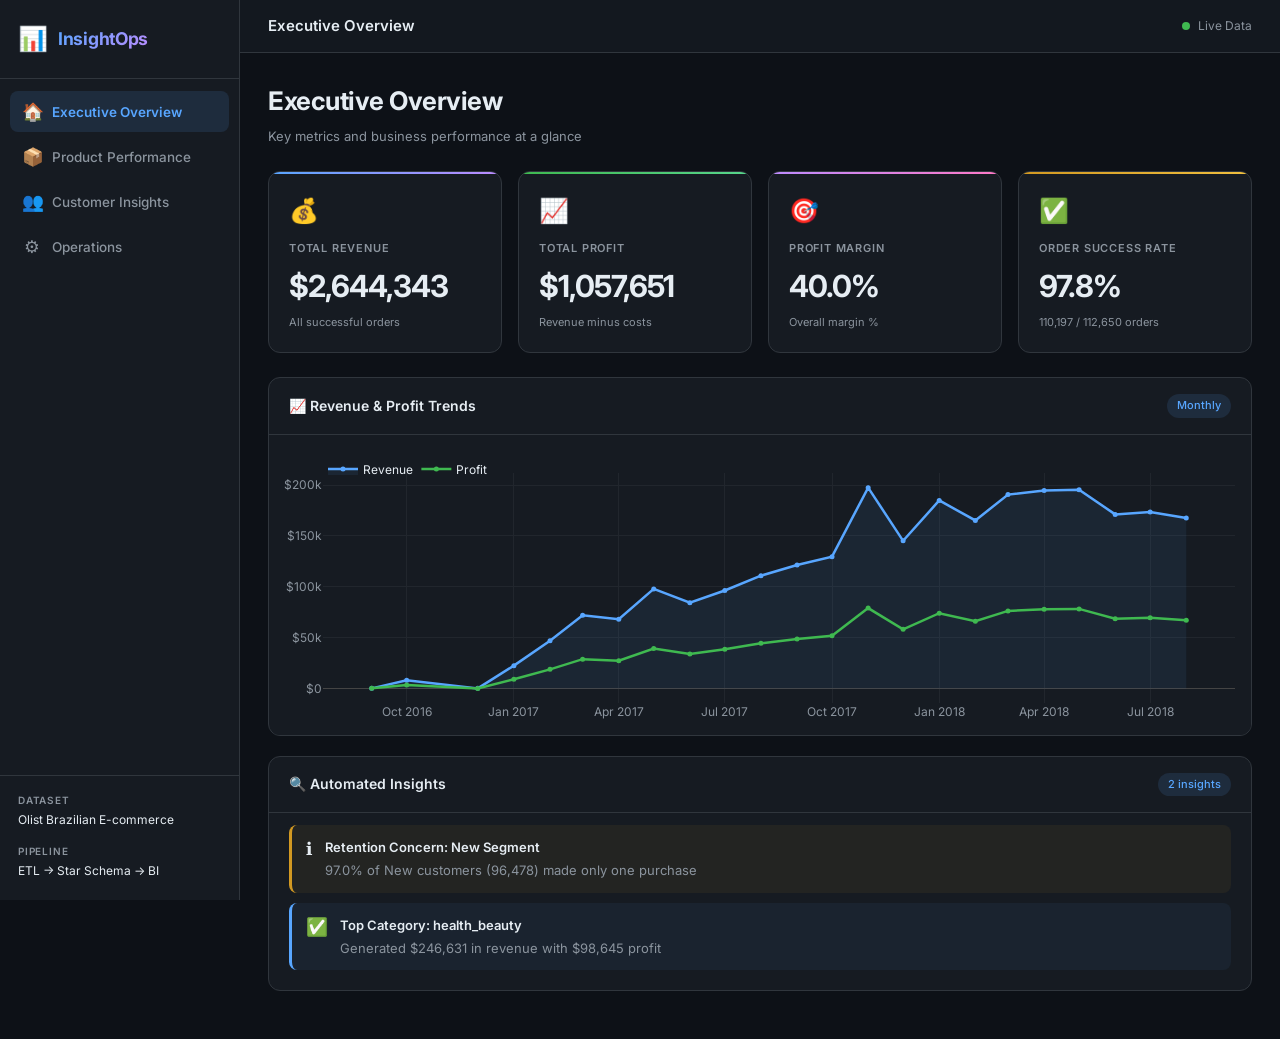
<file: dashboard/index.html>
<!DOCTYPE html>
<html lang="en">
<head>
  <meta charset="UTF-8" />
  <meta name="viewport" content="width=device-width, initial-scale=1.0" />
  <title>InsightOps – E-commerce BI Dashboard</title>
  <meta name="description" content="InsightOps: A production-grade Business Intelligence dashboard for e-commerce analytics. Star schema data warehouse, ETL pipeline, automated insights." />

  <!-- Google Fonts -->
  <link rel="preconnect" href="https://fonts.googleapis.com" />
  <link href="https://fonts.googleapis.com/css2?family=Inter:wght@300;400;500;600;700&display=swap" rel="stylesheet" />

  <!-- Plotly -->
  <script src="https://cdn.plot.ly/plotly-2.32.0.min.js"></script>

  <!-- Styles -->
  <link rel="stylesheet" href="css/styles.css" />
</head>
<body>

<!-- ══════════════════════════════════════════
     SIDEBAR
══════════════════════════════════════════ -->
<aside class="sidebar" id="sidebar">
  <div class="sidebar-brand">
    <span class="brand-icon">📊</span>
    <span class="brand-name">InsightOps</span>
  </div>

  <nav class="sidebar-nav">
    <button class="nav-item active" data-page="overview" id="nav-overview">
      <span class="nav-icon">🏠</span>
      <span>Executive Overview</span>
    </button>
    <button class="nav-item" data-page="products" id="nav-products">
      <span class="nav-icon">📦</span>
      <span>Product Performance</span>
    </button>
    <button class="nav-item" data-page="customers" id="nav-customers">
      <span class="nav-icon">👥</span>
      <span>Customer Insights</span>
    </button>
    <button class="nav-item" data-page="operations" id="nav-operations">
      <span class="nav-icon">⚙️</span>
      <span>Operations</span>
    </button>
  </nav>

  <div class="sidebar-footer">
    <div class="sidebar-info">
      <p class="info-label">Dataset</p>
      <p class="info-value">Olist Brazilian E-commerce</p>
      <p class="info-label mt-8">Pipeline</p>
      <p class="info-value">ETL → Star Schema → BI</p>
    </div>
  </div>
</aside>

<!-- ══════════════════════════════════════════
     MAIN CONTENT
══════════════════════════════════════════ -->
<main class="main" id="main">

  <!-- Top bar -->
  <header class="topbar">
    <button class="menu-toggle" id="menuToggle" aria-label="Toggle sidebar">☰</button>
    <div class="topbar-title" id="topbarTitle">Executive Overview</div>
    <div class="topbar-right">
      <div class="status-dot"></div>
      <span class="status-label">Live Data</span>
    </div>
  </header>

  <!-- Loading overlay -->
  <div class="loading-overlay" id="loadingOverlay">
    <div class="spinner"></div>
    <p>Loading analytics…</p>
  </div>

  <!-- Error state -->
  <div class="error-state hidden" id="errorState">
    <div class="error-icon">⚠️</div>
    <h2>Data not available</h2>
    <p>Dashboard data could not be loaded. Please check that <code>data/dashboard_data.json</code> exists.</p>
  </div>

  <!-- ══ PAGE: EXECUTIVE OVERVIEW ══════════════════ -->
  <section class="page active" id="page-overview">
    <div class="page-header">
      <h1 class="page-title">Executive Overview</h1>
      <p class="page-subtitle">Key metrics and business performance at a glance</p>
    </div>

    <!-- KPI Cards -->
    <div class="kpi-grid" id="kpiGrid">
      <div class="kpi-card" id="kpi-revenue">
        <div class="kpi-icon revenue-icon">💰</div>
        <div class="kpi-label">Total Revenue</div>
        <div class="kpi-value" id="kpiRevenue">—</div>
        <div class="kpi-sub">All successful orders</div>
      </div>
      <div class="kpi-card" id="kpi-profit">
        <div class="kpi-icon profit-icon">📈</div>
        <div class="kpi-label">Total Profit</div>
        <div class="kpi-value" id="kpiProfit">—</div>
        <div class="kpi-sub">Revenue minus costs</div>
      </div>
      <div class="kpi-card" id="kpi-margin">
        <div class="kpi-icon margin-icon">🎯</div>
        <div class="kpi-label">Profit Margin</div>
        <div class="kpi-value" id="kpiMargin">—</div>
        <div class="kpi-sub">Overall margin %</div>
      </div>
      <div class="kpi-card" id="kpi-success">
        <div class="kpi-icon success-icon">✅</div>
        <div class="kpi-label">Order Success Rate</div>
        <div class="kpi-value" id="kpiSuccess">—</div>
        <div class="kpi-sub" id="kpiSuccessSub">—</div>
      </div>
    </div>

    <!-- Trends chart -->
    <div class="card">
      <div class="card-header">
        <h2 class="card-title">📈 Revenue &amp; Profit Trends</h2>
        <span class="card-badge">Monthly</span>
      </div>
      <div id="chartTrends" class="chart-container"></div>
    </div>

    <!-- Automated Insights -->
    <div class="card">
      <div class="card-header">
        <h2 class="card-title">🔍 Automated Insights</h2>
        <span class="card-badge" id="insightCount">—</span>
      </div>
      <div id="insightsContainer" class="insights-list"></div>
    </div>
  </section>

  <!-- ══ PAGE: PRODUCT PERFORMANCE ══════════════════ -->
  <section class="page" id="page-products">
    <div class="page-header">
      <h1 class="page-title">Product Performance</h1>
      <p class="page-subtitle">Revenue vs profit analysis by product category</p>
    </div>

    <div class="card">
      <div class="card-header">
        <h2 class="card-title">💰 Revenue vs Profit by Category</h2>
        <span class="card-badge">Bubble = Order Volume</span>
      </div>
      <div id="chartScatter" class="chart-container"></div>
      <div class="chart-hint">Categories in the top-right quadrant are high performers. Bottom-right shows high revenue but low profit.</div>
    </div>

    <div class="grid-2">
      <div class="card">
        <div class="card-header">
          <h2 class="card-title">📊 Top 10 by Revenue</h2>
        </div>
        <div id="chartTopCategories" class="chart-container chart-sm"></div>
      </div>

      <div class="card">
        <div class="card-header">
          <h2 class="card-title">⚠️ Low Margin Categories</h2>
          <span class="card-badge danger" id="lowMarginCount">—</span>
        </div>
        <div class="table-wrapper" id="lowMarginTable">
          <p class="empty-state">Loading…</p>
        </div>
      </div>
    </div>
  </section>

  <!-- ══ PAGE: CUSTOMER INSIGHTS ══════════════════ -->
  <section class="page" id="page-customers">
    <div class="page-header">
      <h1 class="page-title">Customer Insights</h1>
      <p class="page-subtitle">Customer segmentation and retention analysis</p>
    </div>

    <div class="grid-2">
      <div class="card">
        <div class="card-header">
          <h2 class="card-title">👥 Customer Segments</h2>
        </div>
        <div id="chartSegmentPie" class="chart-container chart-sm"></div>
      </div>
      <div class="card">
        <div class="card-header">
          <h2 class="card-title">💵 Revenue by Segment</h2>
        </div>
        <div id="chartSegmentRevenue" class="chart-container chart-sm"></div>
      </div>
    </div>

    <div class="card">
      <div class="card-header">
        <h2 class="card-title">📊 Segment Performance Metrics</h2>
      </div>
      <div class="table-wrapper" id="segmentsTable"></div>
    </div>

    <div class="card">
      <div class="card-header">
        <h2 class="card-title">🏆 Top 10 Customers by Revenue</h2>
      </div>
      <div class="table-wrapper" id="topCustomersTable"></div>
    </div>
  </section>

  <!-- ══ PAGE: OPERATIONS ══════════════════ -->
  <section class="page" id="page-operations">
    <div class="page-header">
      <h1 class="page-title">Operations Dashboard</h1>
      <p class="page-subtitle">Payment failures and channel performance</p>
    </div>

    <div class="grid-2">
      <div class="card">
        <div class="card-header">
          <h2 class="card-title">📱 Revenue by Channel</h2>
        </div>
        <div id="chartChannelRevenue" class="chart-container chart-sm"></div>
      </div>
      <div class="card">
        <div class="card-header">
          <h2 class="card-title">❌ Payment Failure Rate</h2>
        </div>
        <div id="chartChannelFailure" class="chart-container chart-sm"></div>
      </div>
    </div>

    <div class="card">
      <div class="card-header">
        <h2 class="card-title">📊 Channel Performance Metrics</h2>
      </div>
      <div class="table-wrapper" id="channelTable"></div>
    </div>

    <div class="card">
      <div class="card-header">
        <h2 class="card-title">🚨 Operational Alerts</h2>
      </div>
      <div id="operationalAlerts"></div>
    </div>
  </section>

</main>

<script src="js/dashboard.js"></script>
</body>
</html>
</file>
<file: dashboard/css/styles.css>
/* ═══════════════════════════════════════════
   InsightOps – Dashboard Styles
   Dark professional theme with glassmorphism
═══════════════════════════════════════════ */

/* ── Reset & Tokens ─────────────────────── */
*, *::before, *::after { box-sizing: border-box; margin: 0; padding: 0; }

:root {
  --bg:        #0d1117;
  --bg2:       #161b22;
  --bg3:       #21262d;
  --border:    #30363d;
  --text:      #e6edf3;
  --text-muted:#8b949e;
  --accent:    #58a6ff;
  --accent2:   #3fb950;
  --warning:   #d29922;
  --danger:    #f85149;
  --purple:    #bc8cff;
  --sidebar-w: 240px;
  --radius:    12px;
  --shadow:    0 8px 32px rgba(0,0,0,0.4);
  --transition:0.22s cubic-bezier(.4,0,.2,1);
}

body {
  font-family: 'Inter', system-ui, sans-serif;
  background: var(--bg);
  color: var(--text);
  display: flex;
  min-height: 100vh;
  font-size: 14px;
  line-height: 1.6;
}

/* ── Scrollbar ──────────────────────────── */
::-webkit-scrollbar { width: 6px; }
::-webkit-scrollbar-track { background: var(--bg); }
::-webkit-scrollbar-thumb { background: var(--border); border-radius: 3px; }

/* ── Sidebar ────────────────────────────── */
.sidebar {
  width: var(--sidebar-w);
  background: var(--bg2);
  border-right: 1px solid var(--border);
  display: flex;
  flex-direction: column;
  position: fixed;
  top: 0; left: 0;
  height: 100vh;
  z-index: 100;
  transition: transform var(--transition);
}

.sidebar-brand {
  display: flex;
  align-items: center;
  gap: 10px;
  padding: 20px 18px;
  border-bottom: 1px solid var(--border);
}

.brand-icon { font-size: 1.5rem; }
.brand-name {
  font-size: 1.1rem;
  font-weight: 700;
  letter-spacing: -0.3px;
  background: linear-gradient(135deg, var(--accent), var(--purple));
  -webkit-background-clip: text;
  -webkit-text-fill-color: transparent;
  background-clip: text;
}

.sidebar-nav {
  flex: 1;
  padding: 12px 10px;
  display: flex;
  flex-direction: column;
  gap: 4px;
}

.nav-item {
  display: flex;
  align-items: center;
  gap: 10px;
  width: 100%;
  padding: 10px 12px;
  border-radius: 8px;
  border: none;
  background: transparent;
  color: var(--text-muted);
  font-size: 13.5px;
  font-family: inherit;
  font-weight: 500;
  cursor: pointer;
  text-align: left;
  transition: background var(--transition), color var(--transition);
}

.nav-item:hover {
  background: var(--bg3);
  color: var(--text);
}

.nav-item.active {
  background: rgba(88,166,255,0.12);
  color: var(--accent);
  font-weight: 600;
}

.nav-icon { font-size: 1.1rem; width: 20px; text-align: center; }

.sidebar-footer {
  padding: 16px 18px;
  border-top: 1px solid var(--border);
}

.sidebar-info { display: flex; flex-direction: column; gap: 2px; }
.info-label { font-size: 10px; font-weight: 600; text-transform: uppercase; letter-spacing: 0.8px; color: var(--text-muted); }
.info-value { font-size: 12px; color: var(--text); margin-bottom: 4px; }
.mt-8 { margin-top: 8px; }

/* ── Main ───────────────────────────────── */
.main {
  margin-left: var(--sidebar-w);
  flex: 1;
  display: flex;
  flex-direction: column;
  min-height: 100vh;
  max-width: calc(100vw - var(--sidebar-w));
}

/* ── Topbar ─────────────────────────────── */
.topbar {
  display: flex;
  align-items: center;
  gap: 14px;
  padding: 14px 28px;
  background: rgba(22,27,34,0.8);
  backdrop-filter: blur(10px);
  border-bottom: 1px solid var(--border);
  position: sticky;
  top: 0;
  z-index: 50;
}

.menu-toggle {
  display: none;
  background: none;
  border: none;
  color: var(--text);
  font-size: 1.2rem;
  cursor: pointer;
}

.topbar-title {
  font-weight: 600;
  font-size: 15px;
  flex: 1;
}

.topbar-right {
  display: flex;
  align-items: center;
  gap: 8px;
}

.status-dot {
  width: 8px; height: 8px;
  background: var(--accent2);
  border-radius: 50%;
  animation: pulse 2s infinite;
}

@keyframes pulse {
  0%, 100% { opacity: 1; transform: scale(1); }
  50% { opacity: 0.6; transform: scale(0.85); }
}

.status-label { font-size: 12px; color: var(--text-muted); }

/* ── Loading ─────────────────────────────── */
.loading-overlay {
  position: fixed;
  inset: 0;
  background: var(--bg);
  display: flex;
  flex-direction: column;
  align-items: center;
  justify-content: center;
  gap: 16px;
  z-index: 999;
  transition: opacity 0.3s;
}

.loading-overlay.hidden { opacity: 0; pointer-events: none; }

.spinner {
  width: 40px; height: 40px;
  border: 3px solid var(--border);
  border-top-color: var(--accent);
  border-radius: 50%;
  animation: spin 0.8s linear infinite;
}

@keyframes spin { to { transform: rotate(360deg); } }

/* ── Error state ────────────────────────── */
.error-state {
  display: flex;
  flex-direction: column;
  align-items: center;
  justify-content: center;
  padding: 60px 20px;
  text-align: center;
  gap: 12px;
}

.error-icon { font-size: 3rem; }
.error-state h2 { font-size: 1.4rem; }
.error-state p { color: var(--text-muted); max-width: 400px; }
.error-state code { background: var(--bg3); padding: 2px 6px; border-radius: 4px; font-size: 13px; }

/* ── Pages ──────────────────────────────── */
.page { display: none; padding: 28px; animation: fadeIn 0.3s ease; }
.page.active { display: block; }

@keyframes fadeIn { from { opacity: 0; transform: translateY(8px); } to { opacity: 1; transform: none; } }

.page-header { margin-bottom: 24px; }
.page-title { font-size: 1.6rem; font-weight: 700; letter-spacing: -0.5px; }
.page-subtitle { color: var(--text-muted); margin-top: 4px; font-size: 13px; }

/* ── KPI Grid ───────────────────────────── */
.kpi-grid {
  display: grid;
  grid-template-columns: repeat(4, 1fr);
  gap: 16px;
  margin-bottom: 24px;
}

.kpi-card {
  background: var(--bg2);
  border: 1px solid var(--border);
  border-radius: var(--radius);
  padding: 20px;
  position: relative;
  overflow: hidden;
  transition: transform var(--transition), box-shadow var(--transition);
}

.kpi-card:hover {
  transform: translateY(-2px);
  box-shadow: var(--shadow);
}

.kpi-card::before {
  content: '';
  position: absolute;
  top: 0; left: 0; right: 0;
  height: 2px;
  background: linear-gradient(90deg, var(--accent), var(--purple));
}

#kpi-profit::before { background: linear-gradient(90deg, var(--accent2), #58d68d); }
#kpi-margin::before { background: linear-gradient(90deg, var(--purple), #ff79c6); }
#kpi-success::before { background: linear-gradient(90deg, var(--warning), #f0c040); }

.kpi-icon { font-size: 1.5rem; margin-bottom: 10px; }
.kpi-label { font-size: 11px; font-weight: 600; text-transform: uppercase; letter-spacing: 0.8px; color: var(--text-muted); }
.kpi-value { font-size: 1.9rem; font-weight: 700; letter-spacing: -1px; margin: 4px 0; }
.kpi-sub { font-size: 11px; color: var(--text-muted); }

/* ── Card ───────────────────────────────── */
.card {
  background: var(--bg2);
  border: 1px solid var(--border);
  border-radius: var(--radius);
  margin-bottom: 20px;
  overflow: hidden;
}

.card-header {
  display: flex;
  align-items: center;
  justify-content: space-between;
  padding: 16px 20px;
  border-bottom: 1px solid var(--border);
}

.card-title { font-size: 14px; font-weight: 600; }

.card-badge {
  font-size: 11px;
  padding: 3px 10px;
  border-radius: 20px;
  background: rgba(88,166,255,0.12);
  color: var(--accent);
  font-weight: 500;
}

.card-badge.danger {
  background: rgba(248,81,73,0.12);
  color: var(--danger);
}

/* ── Charts ─────────────────────────────── */
.chart-container { padding: 8px 4px; min-height: 300px; }
.chart-sm { min-height: 260px; }
.chart-hint { font-size: 12px; color: var(--text-muted); padding: 0 20px 16px; }

/* ── Grid layouts ───────────────────────── */
.grid-2 {
  display: grid;
  grid-template-columns: 1fr 1fr;
  gap: 20px;
  margin-bottom: 0;
}

/* ── Insights ───────────────────────────── */
.insights-list { padding: 12px 20px 20px; display: flex; flex-direction: column; gap: 10px; }

.insight-item {
  display: flex;
  gap: 12px;
  align-items: flex-start;
  padding: 12px 14px;
  border-radius: 8px;
  border-left: 3px solid transparent;
  font-size: 13px;
}

.insight-high  { background: rgba(248,81,73,0.07);  border-color: var(--danger); }
.insight-medium{ background: rgba(210,153,34,0.07); border-color: var(--warning); }
.insight-low   { background: rgba(88,166,255,0.06); border-color: var(--accent); }

.insight-icon { font-size: 1.1rem; line-height: 1.4; flex-shrink: 0; }
.insight-body strong { display: block; font-weight: 600; margin-bottom: 2px; }
.insight-body span { color: var(--text-muted); }

/* ── Tables ─────────────────────────────── */
.table-wrapper { padding: 0; overflow-x: auto; }

table {
  width: 100%;
  border-collapse: collapse;
  font-size: 13px;
}

thead th {
  background: var(--bg3);
  padding: 10px 16px;
  text-align: left;
  font-weight: 600;
  font-size: 11px;
  text-transform: uppercase;
  letter-spacing: 0.6px;
  color: var(--text-muted);
  position: sticky;
  top: 0;
}

tbody tr {
  border-top: 1px solid var(--border);
  transition: background var(--transition);
}

tbody tr:hover { background: rgba(88,166,255,0.04); }
tbody td { padding: 10px 16px; color: var(--text); }

.badge-segment {
  display: inline-block;
  padding: 2px 8px;
  border-radius: 12px;
  font-size: 11px;
  font-weight: 600;
}
.badge-new      { background: rgba(88,166,255,0.12); color: var(--accent); }
.badge-returning{ background: rgba(63,185,80,0.12);  color: var(--accent2); }
.badge-vip      { background: rgba(188,140,255,0.12);color: var(--purple); }

.alert-item {
  display: flex;
  align-items: flex-start;
  gap: 12px;
  padding: 14px 20px;
  border-top: 1px solid var(--border);
  font-size: 13px;
}

.alert-item:first-child { border-top: none; }
.alert-icon { font-size: 1.1rem; flex-shrink: 0; }
.alert-success { color: var(--accent2); }
.alert-danger  { color: var(--danger); }

.empty-state { padding: 24px; color: var(--text-muted); text-align: center; }

/* ── Responsive ─────────────────────────── */
@media (max-width: 900px) {
  .kpi-grid { grid-template-columns: repeat(2, 1fr); }
  .grid-2 { grid-template-columns: 1fr; }
}

@media (max-width: 640px) {
  :root { --sidebar-w: 0px; }

  .sidebar {
    transform: translateX(-240px);
    width: 240px;
  }

  .sidebar.open {
    transform: translateX(0);
    box-shadow: 4px 0 24px rgba(0,0,0,0.6);
  }

  .main {
    margin-left: 0;
    max-width: 100vw;
  }

  .menu-toggle { display: block; }
  .page { padding: 16px; }
  .kpi-grid { grid-template-columns: 1fr 1fr; }
}

.hidden { display: none !important; }
</file>
